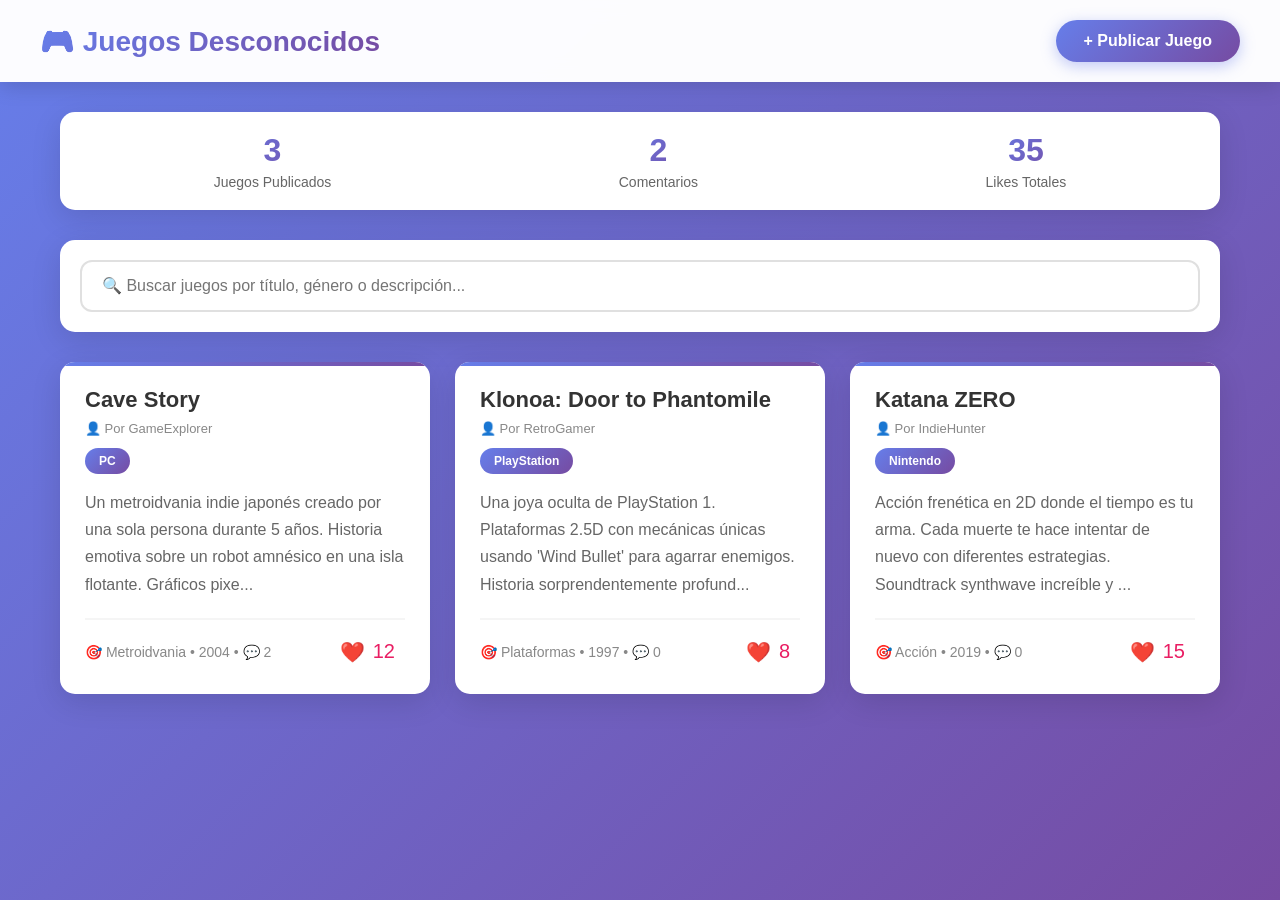
<file: index.html>
<!DOCTYPE html>
<html lang="es">
<head>
    <meta charset="UTF-8">
    <meta name="viewport" content="width=device-width, initial-scale=1.0">
    <title>🎮 Juegos Desconocidos - Comunidad</title>
    <link rel="stylesheet" href="styles.css">
</head>
<body>
    <header>
        <div class="header-content">
            <h1>🎮 Juegos Desconocidos</h1>
            <button class="btn" onclick="abrirModalPublicar()">+ Publicar Juego</button>
        </div>
    </header>

    <div class="container">
        <div class="stats">
            <div class="stat-item">
                <div class="stat-number" id="total-juegos">0</div>
                <div class="stat-label">Juegos Publicados</div>
            </div>
            <div class="stat-item">
                <div class="stat-number" id="total-comentarios">0</div>
                <div class="stat-label">Comentarios</div>
            </div>
            <div class="stat-item">
                <div class="stat-number" id="total-likes">0</div>
                <div class="stat-label">Likes Totales</div>
            </div>
        </div>

        <div class="search-bar">
            <input type="text" id="busqueda" placeholder="🔍 Buscar juegos por título, género o descripción..." oninput="buscarJuegos()">
        </div>

        <div id="alert" class="alert"></div>

        <div class="juegos-grid" id="juegos-container">
            <div class="empty-state">
                <h2>🎲</h2>
                <p>¡Aún no hay juegos publicados!</p>
                <p style="font-size: 16px; margin-top: 15px;">Sé el primero en compartir un juego desconocido</p>
            </div>
        </div>
    </div>

    <!-- Modal Publicar Juego -->
    <div id="modalPublicar" class="modal">
        <div class="modal-content">
            <span class="close" onclick="cerrarModal('modalPublicar')">&times;</span>
            <h2 style="margin-bottom: 25px; color: #333;">🎮 Publicar Juego Desconocido</h2>
            <form id="form-juego">
                <div class="form-group">
                    <label>Tu nombre:</label>
                    <input type="text" id="autor-nombre" required placeholder="¿Cómo te llamas?">
                </div>
                <div class="form-group">
                    <label>Título del juego:</label>
                    <input type="text" id="titulo" required placeholder="Nombre del juego">
                </div>
                <div class="form-group">
                    <label>Descripción:</label>
                    <textarea id="descripcion" required placeholder="Cuéntanos sobre este juego desconocido..."></textarea>
                </div>
                <div class="form-group">
                    <label>Plataforma:</label>
                    <select id="plataforma" required>
                        <option value="">Selecciona una plataforma...</option>
                        <option value="PC">💻 PC</option>
                        <option value="PlayStation">🎮 PlayStation</option>
                        <option value="Xbox">🎮 Xbox</option>
                        <option value="Nintendo">🎮 Nintendo</option>
                        <option value="Móvil">📱 Móvil</option>
                        <option value="Retro">👾 Retro/Consola Antigua</option>
                        <option value="Arcade">🕹️ Arcade</option>
                        <option value="Otra">🎯 Otra</option>
                    </select>
                </div>
                <div class="form-group">
                    <label>Género:</label>
                    <input type="text" id="genero" placeholder="RPG, Aventura, Puzzle, Terror, etc.">
                </div>
                <div class="form-group">
                    <label>Año (opcional):</label>
                    <input type="number" id="año" min="1970" max="2025" placeholder="¿En qué año salió?">
                </div>
                <button type="submit" class="btn" style="width: 100%; margin-top: 10px;">Publicar Juego</button>
            </form>
        </div>
    </div>

    <!-- Modal Ver Juego -->
    <div id="modalJuego" class="modal">
        <div class="modal-content">
            <span class="close" onclick="cerrarModal('modalJuego')">&times;</span>
            <div id="detalles-juego"></div>
            <div class="comentarios-section">
                <h3>💬 Comentarios y Opiniones</h3>
                <form id="form-comentario" style="margin: 20px 0;">
                    <div class="form-group">
                        <label>Tu nombre:</label>
                        <input type="text" id="comentario-usuario" required placeholder="¿Cómo te llamas?">
                    </div>
                    <div class="form-group">
                        <label>Calificación:</label>
                        <select id="calificacion">
                            <option value="5">⭐⭐⭐⭐⭐ Obra maestra (5)</option>
                            <option value="4">⭐⭐⭐⭐ Muy bueno (4)</option>
                            <option value="3">⭐⭐⭐ Bueno (3)</option>
                            <option value="2">⭐⭐ Regular (2)</option>
                            <option value="1">⭐ Malo (1)</option>
                        </select>
                    </div>
                    <div class="form-group">
                        <label>Tu opinión:</label>
                        <textarea id="comentario-texto" required placeholder="Comparte tu experiencia con este juego..."></textarea>
                    </div>
                    <button type="submit" class="btn" style="width: 100%;">💬 Enviar Comentario</button>
                </form>
                <div id="comentarios-lista"></div>
            </div>
        </div>
    </div>

    <script src="java.js"></script>
</body>
</file>
<file: styles.css>
* {
            margin: 0;
            padding: 0;
            box-sizing: border-box;
        }
        
        body {
            font-family: 'Segoe UI', Tahoma, Geneva, Verdana, sans-serif;
            background: linear-gradient(135deg, #667eea 0%, #764ba2 100%);
            min-height: 100vh;
            color: #333;
        }
        
        header {
            background: rgba(255, 255, 255, 0.98);
            padding: 20px;
            box-shadow: 0 4px 20px rgba(0,0,0,0.15);
            position: sticky;
            top: 0;
            z-index: 100;
            backdrop-filter: blur(10px);
        }
        
        .header-content {
            max-width: 1200px;
            margin: 0 auto;
            display: flex;
            justify-content: space-between;
            align-items: center;
            flex-wrap: wrap;
            gap: 15px;
        }
        
        h1 {
            background: linear-gradient(135deg, #667eea 0%, #764ba2 100%);
            -webkit-background-clip: text;
            -webkit-text-fill-color: transparent;
            background-clip: text;
            font-size: 28px;
        }
        
        .btn {
            background: linear-gradient(135deg, #667eea 0%, #764ba2 100%);
            color: white;
            border: none;
            padding: 12px 28px;
            border-radius: 25px;
            cursor: pointer;
            font-size: 16px;
            font-weight: 600;
            transition: all 0.3s;
            box-shadow: 0 4px 15px rgba(102, 126, 234, 0.4);
        }
        
        .btn:hover {
            transform: translateY(-2px);
            box-shadow: 0 6px 20px rgba(102, 126, 234, 0.6);
        }
        
        .btn:active {
            transform: translateY(0);
        }
        
        .container {
            max-width: 1200px;
            margin: 30px auto;
            padding: 0 20px;
        }
        
        .search-bar {
            background: white;
            padding: 20px;
            border-radius: 15px;
            margin-bottom: 30px;
            box-shadow: 0 8px 30px rgba(0,0,0,0.12);
        }
        
        .search-bar input {
            width: 100%;
            padding: 15px 20px;
            border: 2px solid #e0e0e0;
            border-radius: 12px;
            font-size: 16px;
            transition: all 0.3s;
        }
        
        .search-bar input:focus {
            outline: none;
            border-color: #667eea;
            box-shadow: 0 0 0 3px rgba(102, 126, 234, 0.1);
        }
        
        .stats {
            background: white;
            padding: 20px;
            border-radius: 15px;
            margin-bottom: 30px;
            box-shadow: 0 8px 30px rgba(0,0,0,0.12);
            display: flex;
            justify-content: space-around;
            flex-wrap: wrap;
            gap: 20px;
        }
        
        .stat-item {
            text-align: center;
        }
        
        .stat-number {
            font-size: 32px;
            font-weight: bold;
            background: linear-gradient(135deg, #667eea 0%, #764ba2 100%);
            -webkit-background-clip: text;
            -webkit-text-fill-color: transparent;
            background-clip: text;
        }
        
        .stat-label {
            color: #666;
            font-size: 14px;
            margin-top: 5px;
        }
        
        .juegos-grid {
            display: grid;
            grid-template-columns: repeat(auto-fill, minmax(320px, 1fr));
            gap: 25px;
            margin-bottom: 30px;
        }
        
        .juego-card {
            background: white;
            border-radius: 15px;
            padding: 25px;
            box-shadow: 0 8px 30px rgba(0,0,0,0.12);
            transition: all 0.3s;
            cursor: pointer;
            position: relative;
            overflow: hidden;
        }
        
        .juego-card::before {
            content: '';
            position: absolute;
            top: 0;
            left: 0;
            width: 100%;
            height: 4px;
            background: linear-gradient(90deg, #667eea 0%, #764ba2 100%);
        }
        
        .juego-card:hover {
            transform: translateY(-8px);
            box-shadow: 0 12px 40px rgba(0,0,0,0.2);
        }
        
        .juego-header {
            display: flex;
            justify-content: space-between;
            align-items: start;
            margin-bottom: 15px;
        }
        
        .juego-titulo {
            font-size: 22px;
            font-weight: bold;
            color: #333;
            margin-bottom: 8px;
        }
        
        .juego-plataforma {
            display: inline-block;
            background: linear-gradient(135deg, #667eea 0%, #764ba2 100%);
            color: white;
            padding: 6px 14px;
            border-radius: 20px;
            font-size: 12px;
            font-weight: 600;
        }
        
        .juego-autor {
            color: #888;
            font-size: 13px;
            margin-bottom: 12px;
        }
        
        .juego-descripcion {
            color: #666;
            margin: 15px 0;
            line-height: 1.7;
        }
        
        .juego-meta {
            display: flex;
            justify-content: space-between;
            align-items: center;
            margin-top: 20px;
            padding-top: 15px;
            border-top: 2px solid #f5f5f5;
        }
        
        .juego-genero {
            color: #888;
            font-size: 14px;
            font-weight: 500;
        }
        
        .like-btn {
            background: none;
            border: none;
            color: #e91e63;
            cursor: pointer;
            font-size: 20px;
            display: flex;
            align-items: center;
            gap: 8px;
            transition: all 0.2s;
            padding: 5px 10px;
            border-radius: 20px;
        }
        
        .like-btn:hover {
            background: #fff0f5;
            transform: scale(1.1);
        }
        
        .modal {
            display: none;
            position: fixed;
            top: 0;
            left: 0;
            width: 100%;
            height: 100%;
            background: rgba(0,0,0,0.75);
            z-index: 1000;
            overflow-y: auto;
            animation: fadeIn 0.3s;
        }
        
        @keyframes fadeIn {
            from { opacity: 0; }
            to { opacity: 1; }
        }
        
        .modal-content {
            background: white;
            max-width: 700px;
            margin: 50px auto;
            border-radius: 20px;
            padding: 40px;
            position: relative;
            box-shadow: 0 20px 60px rgba(0,0,0,0.3);
            animation: slideUp 0.3s;
        }
        
        @keyframes slideUp {
            from {
                transform: translateY(50px);
                opacity: 0;
            }
            to {
                transform: translateY(0);
                opacity: 1;
            }
        }
        
        .close {
            position: absolute;
            right: 25px;
            top: 25px;
            font-size: 32px;
            cursor: pointer;
            color: #999;
            width: 40px;
            height: 40px;
            display: flex;
            align-items: center;
            justify-content: center;
            border-radius: 50%;
            transition: all 0.3s;
        }
        
        .close:hover {
            background: #f5f5f5;
            color: #333;
            transform: rotate(90deg);
        }
        
        .form-group {
            margin-bottom: 20px;
        }
        
        label {
            display: block;
            margin-bottom: 8px;
            color: #333;
            font-weight: 600;
            font-size: 14px;
        }
        
        input, textarea, select {
            width: 100%;
            padding: 14px;
            border: 2px solid #e0e0e0;
            border-radius: 10px;
            font-size: 16px;
            font-family: inherit;
            transition: all 0.3s;
        }
        
        input:focus, textarea:focus, select:focus {
            outline: none;
            border-color: #667eea;
            box-shadow: 0 0 0 3px rgba(102, 126, 234, 0.1);
        }
        
        textarea {
            resize: vertical;
            min-height: 120px;
        }
        
        .comentarios-section {
            margin-top: 30px;
            padding-top: 25px;
            border-top: 3px solid #f0f0f0;
        }
        
        .comentarios-section h3 {
            margin-bottom: 20px;
            color: #333;
        }
        
        .comentario {
            background: linear-gradient(135deg, #f8f9fa 0%, #f1f3f5 100%);
            padding: 20px;
            border-radius: 12px;
            margin-bottom: 15px;
            border-left: 4px solid #667eea;
        }
        
        .comentario-header {
            display: flex;
            justify-content: space-between;
            margin-bottom: 12px;
            flex-wrap: wrap;
            gap: 10px;
        }
        
        .comentario-usuario {
            font-weight: bold;
            color: #667eea;
            font-size: 15px;
        }
        
        .comentario-fecha {
            color: #888;
            font-size: 13px;
        }
        
        .estrellas {
            color: #ffd700;
            font-size: 16px;
            margin-right: 10px;
        }
        
        .alert {
            padding: 18px;
            border-radius: 12px;
            margin-bottom: 20px;
            display: none;
            animation: slideDown 0.3s;
        }
        
        @keyframes slideDown {
            from {
                transform: translateY(-20px);
                opacity: 0;
            }
            to {
                transform: translateY(0);
                opacity: 1;
            }
        }
        
        .alert.success {
            background: linear-gradient(135deg, #d4edda 0%, #c3e6cb 100%);
            color: #155724;
            border-left: 4px solid #28a745;
        }
        
        .alert.error {
            background: linear-gradient(135deg, #f8d7da 0%, #f5c6cb 100%);
            color: #721c24;
            border-left: 4px solid #dc3545;
        }
        
        .empty-state {
            text-align: center;
            padding: 80px 20px;
            color: white;
        }
        
        .empty-state h2 {
            font-size: 64px;
            margin-bottom: 20px;
            animation: bounce 2s infinite;
        }
        
        @keyframes bounce {
            0%, 100% { transform: translateY(0); }
            50% { transform: translateY(-20px); }
        }
        
        .empty-state p {
            font-size: 20px;
            opacity: 0.9;
        }
        
        @media (max-width: 768px) {
            .juegos-grid {
                grid-template-columns: 1fr;
            }
            
            h1 {
                font-size: 22px;
            }
            
            .modal-content {
                margin: 20px;
                padding: 30px 20px;
            }
        }
</file>
<file: pagina de lo que sea/styles.css>
* {
            margin: 0;
            padding: 0;
            box-sizing: border-box;
        }
        
        body {
            font-family: 'Segoe UI', Tahoma, Geneva, Verdana, sans-serif;
            background: linear-gradient(135deg, #667eea 0%, #764ba2 100%);
            min-height: 100vh;
            color: #333;
        }
        
        header {
            background: rgba(255, 255, 255, 0.98);
            padding: 20px;
            box-shadow: 0 4px 20px rgba(0,0,0,0.15);
            position: sticky;
            top: 0;
            z-index: 100;
            backdrop-filter: blur(10px);
        }
        
        .header-content {
            max-width: 1200px;
            margin: 0 auto;
            display: flex;
            justify-content: space-between;
            align-items: center;
            flex-wrap: wrap;
            gap: 15px;
        }
        
        h1 {
            background: linear-gradient(135deg, #667eea 0%, #764ba2 100%);
            -webkit-background-clip: text;
            -webkit-text-fill-color: transparent;
            background-clip: text;
            font-size: 28px;
        }
        
        .btn {
            background: linear-gradient(135deg, #667eea 0%, #764ba2 100%);
            color: white;
            border: none;
            padding: 12px 28px;
            border-radius: 25px;
            cursor: pointer;
            font-size: 16px;
            font-weight: 600;
            transition: all 0.3s;
            box-shadow: 0 4px 15px rgba(102, 126, 234, 0.4);
        }
        
        .btn:hover {
            transform: translateY(-2px);
            box-shadow: 0 6px 20px rgba(102, 126, 234, 0.6);
        }
        
        .btn:active {
            transform: translateY(0);
        }
        
        .container {
            max-width: 1200px;
            margin: 30px auto;
            padding: 0 20px;
        }
        
        .search-bar {
            background: white;
            padding: 20px;
            border-radius: 15px;
            margin-bottom: 30px;
            box-shadow: 0 8px 30px rgba(0,0,0,0.12);
        }
        
        .search-bar input {
            width: 100%;
            padding: 15px 20px;
            border: 2px solid #e0e0e0;
            border-radius: 12px;
            font-size: 16px;
            transition: all 0.3s;
        }
        
        .search-bar input:focus {
            outline: none;
            border-color: #667eea;
            box-shadow: 0 0 0 3px rgba(102, 126, 234, 0.1);
        }
        
        .stats {
            background: white;
            padding: 20px;
            border-radius: 15px;
            margin-bottom: 30px;
            box-shadow: 0 8px 30px rgba(0,0,0,0.12);
            display: flex;
            justify-content: space-around;
            flex-wrap: wrap;
            gap: 20px;
        }
        
        .stat-item {
            text-align: center;
        }
        
        .stat-number {
            font-size: 32px;
            font-weight: bold;
            background: linear-gradient(135deg, #667eea 0%, #764ba2 100%);
            -webkit-background-clip: text;
            -webkit-text-fill-color: transparent;
            background-clip: text;
        }
        
        .stat-label {
            color: #666;
            font-size: 14px;
            margin-top: 5px;
        }
        
        .juegos-grid {
            display: grid;
            grid-template-columns: repeat(auto-fill, minmax(320px, 1fr));
            gap: 25px;
            margin-bottom: 30px;
        }
        
        .juego-card {
            background: white;
            border-radius: 15px;
            padding: 25px;
            box-shadow: 0 8px 30px rgba(0,0,0,0.12);
            transition: all 0.3s;
            cursor: pointer;
            position: relative;
            overflow: hidden;
        }
        
        .juego-card::before {
            content: '';
            position: absolute;
            top: 0;
            left: 0;
            width: 100%;
            height: 4px;
            background: linear-gradient(90deg, #667eea 0%, #764ba2 100%);
        }
        
        .juego-card:hover {
            transform: translateY(-8px);
            box-shadow: 0 12px 40px rgba(0,0,0,0.2);
        }
        
        .juego-header {
            display: flex;
            justify-content: space-between;
            align-items: start;
            margin-bottom: 15px;
        }
        
        .juego-titulo {
            font-size: 22px;
            font-weight: bold;
            color: #333;
            margin-bottom: 8px;
        }
        
        .juego-plataforma {
            display: inline-block;
            background: linear-gradient(135deg, #667eea 0%, #764ba2 100%);
            color: white;
            padding: 6px 14px;
            border-radius: 20px;
            font-size: 12px;
            font-weight: 600;
        }
        
        .juego-autor {
            color: #888;
            font-size: 13px;
            margin-bottom: 12px;
        }
        
        .juego-descripcion {
            color: #666;
            margin: 15px 0;
            line-height: 1.7;
        }
        
        .juego-meta {
            display: flex;
            justify-content: space-between;
            align-items: center;
            margin-top: 20px;
            padding-top: 15px;
            border-top: 2px solid #f5f5f5;
        }
        
        .juego-genero {
            color: #888;
            font-size: 14px;
            font-weight: 500;
        }
        
        .like-btn {
            background: none;
            border: none;
            color: #e91e63;
            cursor: pointer;
            font-size: 20px;
            display: flex;
            align-items: center;
            gap: 8px;
            transition: all 0.2s;
            padding: 5px 10px;
            border-radius: 20px;
        }
        
        .like-btn:hover {
            background: #fff0f5;
            transform: scale(1.1);
        }
        
        .modal {
            display: none;
            position: fixed;
            top: 0;
            left: 0;
            width: 100%;
            height: 100%;
            background: rgba(0,0,0,0.75);
            z-index: 1000;
            overflow-y: auto;
            animation: fadeIn 0.3s;
        }
        
        @keyframes fadeIn {
            from { opacity: 0; }
            to { opacity: 1; }
        }
        
        .modal-content {
            background: white;
            max-width: 700px;
            margin: 50px auto;
            border-radius: 20px;
            padding: 40px;
            position: relative;
            box-shadow: 0 20px 60px rgba(0,0,0,0.3);
            animation: slideUp 0.3s;
        }
        
        @keyframes slideUp {
            from {
                transform: translateY(50px);
                opacity: 0;
            }
            to {
                transform: translateY(0);
                opacity: 1;
            }
        }
        
        .close {
            position: absolute;
            right: 25px;
            top: 25px;
            font-size: 32px;
            cursor: pointer;
            color: #999;
            width: 40px;
            height: 40px;
            display: flex;
            align-items: center;
            justify-content: center;
            border-radius: 50%;
            transition: all 0.3s;
        }
        
        .close:hover {
            background: #f5f5f5;
            color: #333;
            transform: rotate(90deg);
        }
        
        .form-group {
            margin-bottom: 20px;
        }
        
        label {
            display: block;
            margin-bottom: 8px;
            color: #333;
            font-weight: 600;
            font-size: 14px;
        }
        
        input, textarea, select {
            width: 100%;
            padding: 14px;
            border: 2px solid #e0e0e0;
            border-radius: 10px;
            font-size: 16px;
            font-family: inherit;
            transition: all 0.3s;
        }
        
        input:focus, textarea:focus, select:focus {
            outline: none;
            border-color: #667eea;
            box-shadow: 0 0 0 3px rgba(102, 126, 234, 0.1);
        }
        
        textarea {
            resize: vertical;
            min-height: 120px;
        }
        
        .comentarios-section {
            margin-top: 30px;
            padding-top: 25px;
            border-top: 3px solid #f0f0f0;
        }
        
        .comentarios-section h3 {
            margin-bottom: 20px;
            color: #333;
        }
        
        .comentario {
            background: linear-gradient(135deg, #f8f9fa 0%, #f1f3f5 100%);
            padding: 20px;
            border-radius: 12px;
            margin-bottom: 15px;
            border-left: 4px solid #667eea;
        }
        
        .comentario-header {
            display: flex;
            justify-content: space-between;
            margin-bottom: 12px;
            flex-wrap: wrap;
            gap: 10px;
        }
        
        .comentario-usuario {
            font-weight: bold;
            color: #667eea;
            font-size: 15px;
        }
        
        .comentario-fecha {
            color: #888;
            font-size: 13px;
        }
        
        .estrellas {
            color: #ffd700;
            font-size: 16px;
            margin-right: 10px;
        }
        
        .alert {
            padding: 18px;
            border-radius: 12px;
            margin-bottom: 20px;
            display: none;
            animation: slideDown 0.3s;
        }
        
        @keyframes slideDown {
            from {
                transform: translateY(-20px);
                opacity: 0;
            }
            to {
                transform: translateY(0);
                opacity: 1;
            }
        }
        
        .alert.success {
            background: linear-gradient(135deg, #d4edda 0%, #c3e6cb 100%);
            color: #155724;
            border-left: 4px solid #28a745;
        }
        
        .alert.error {
            background: linear-gradient(135deg, #f8d7da 0%, #f5c6cb 100%);
            color: #721c24;
            border-left: 4px solid #dc3545;
        }
        
        .empty-state {
            text-align: center;
            padding: 80px 20px;
            color: white;
        }
        
        .empty-state h2 {
            font-size: 64px;
            margin-bottom: 20px;
            animation: bounce 2s infinite;
        }
        
        @keyframes bounce {
            0%, 100% { transform: translateY(0); }
            50% { transform: translateY(-20px); }
        }
        
        .empty-state p {
            font-size: 20px;
            opacity: 0.9;
        }
        
        @media (max-width: 768px) {
            .juegos-grid {
                grid-template-columns: 1fr;
            }
            
            h1 {
                font-size: 22px;
            }
            
            .modal-content {
                margin: 20px;
                padding: 30px 20px;
            }
        }
</file>
